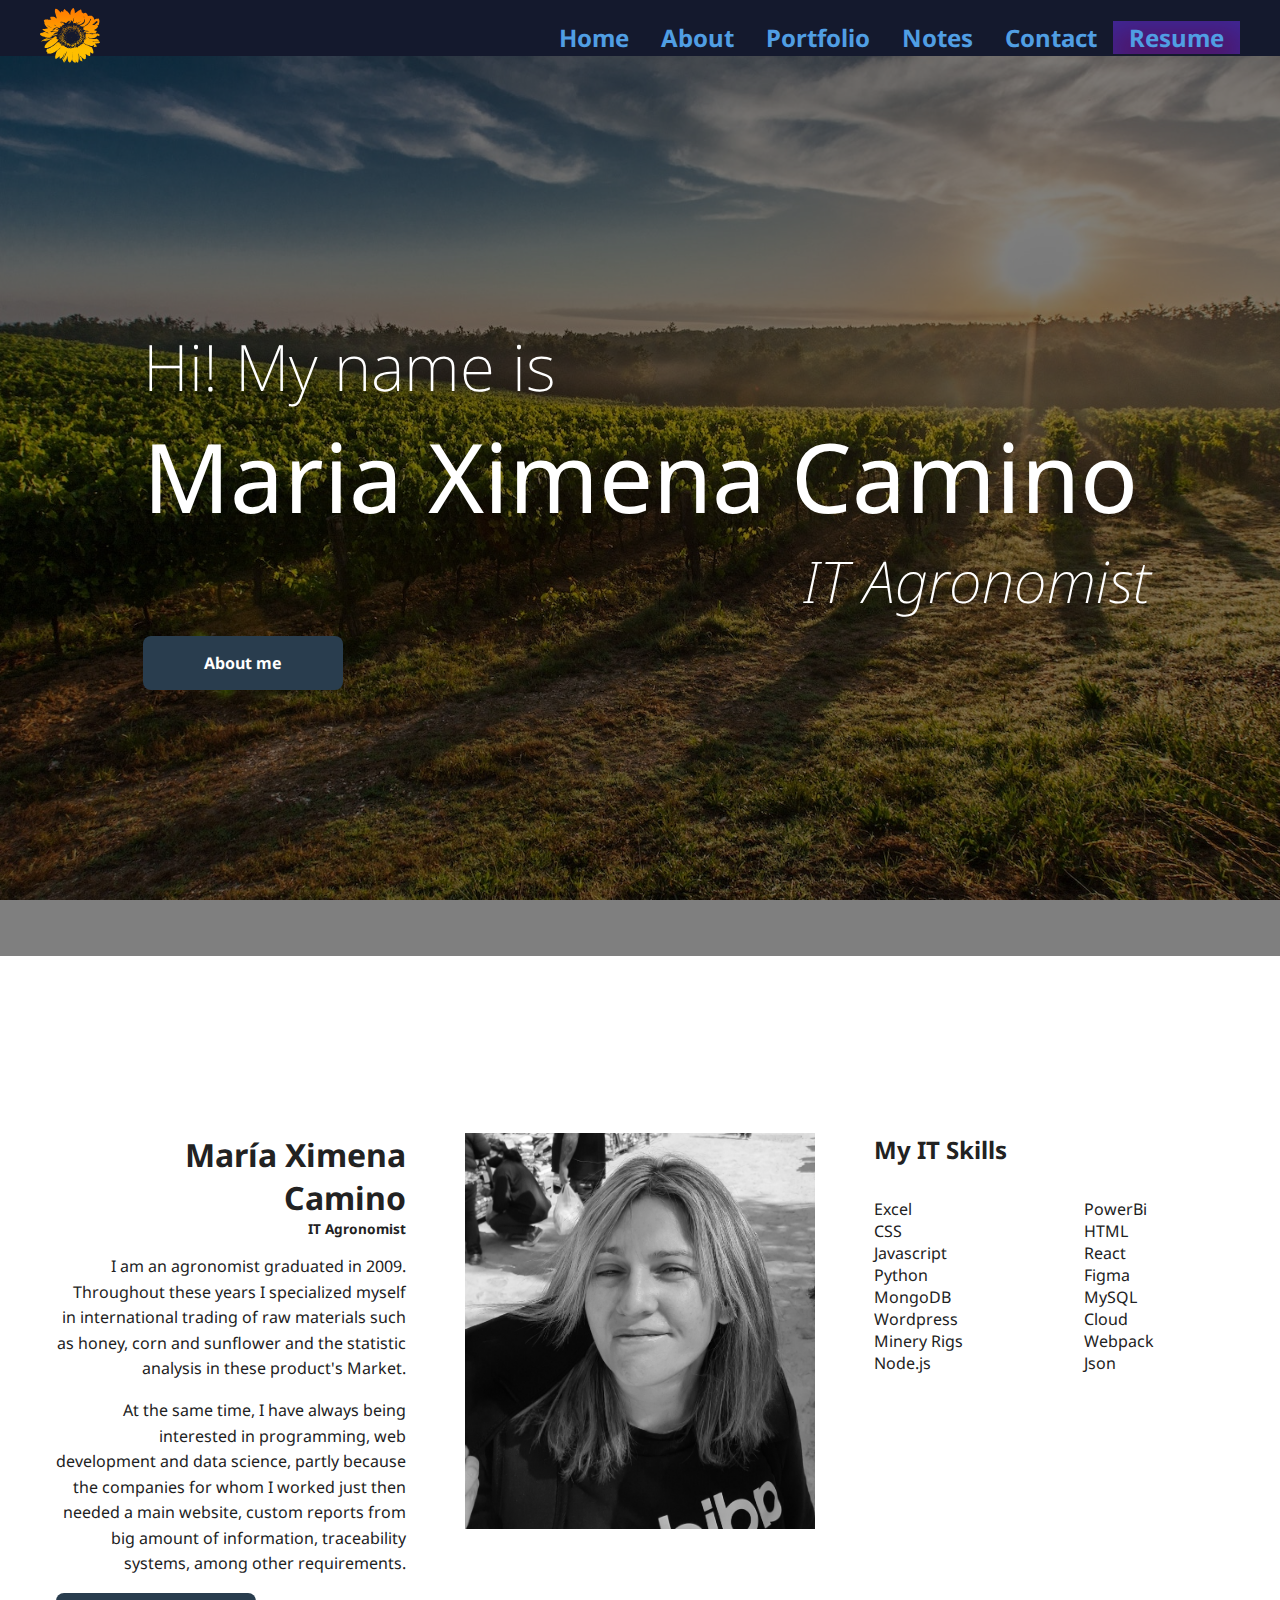
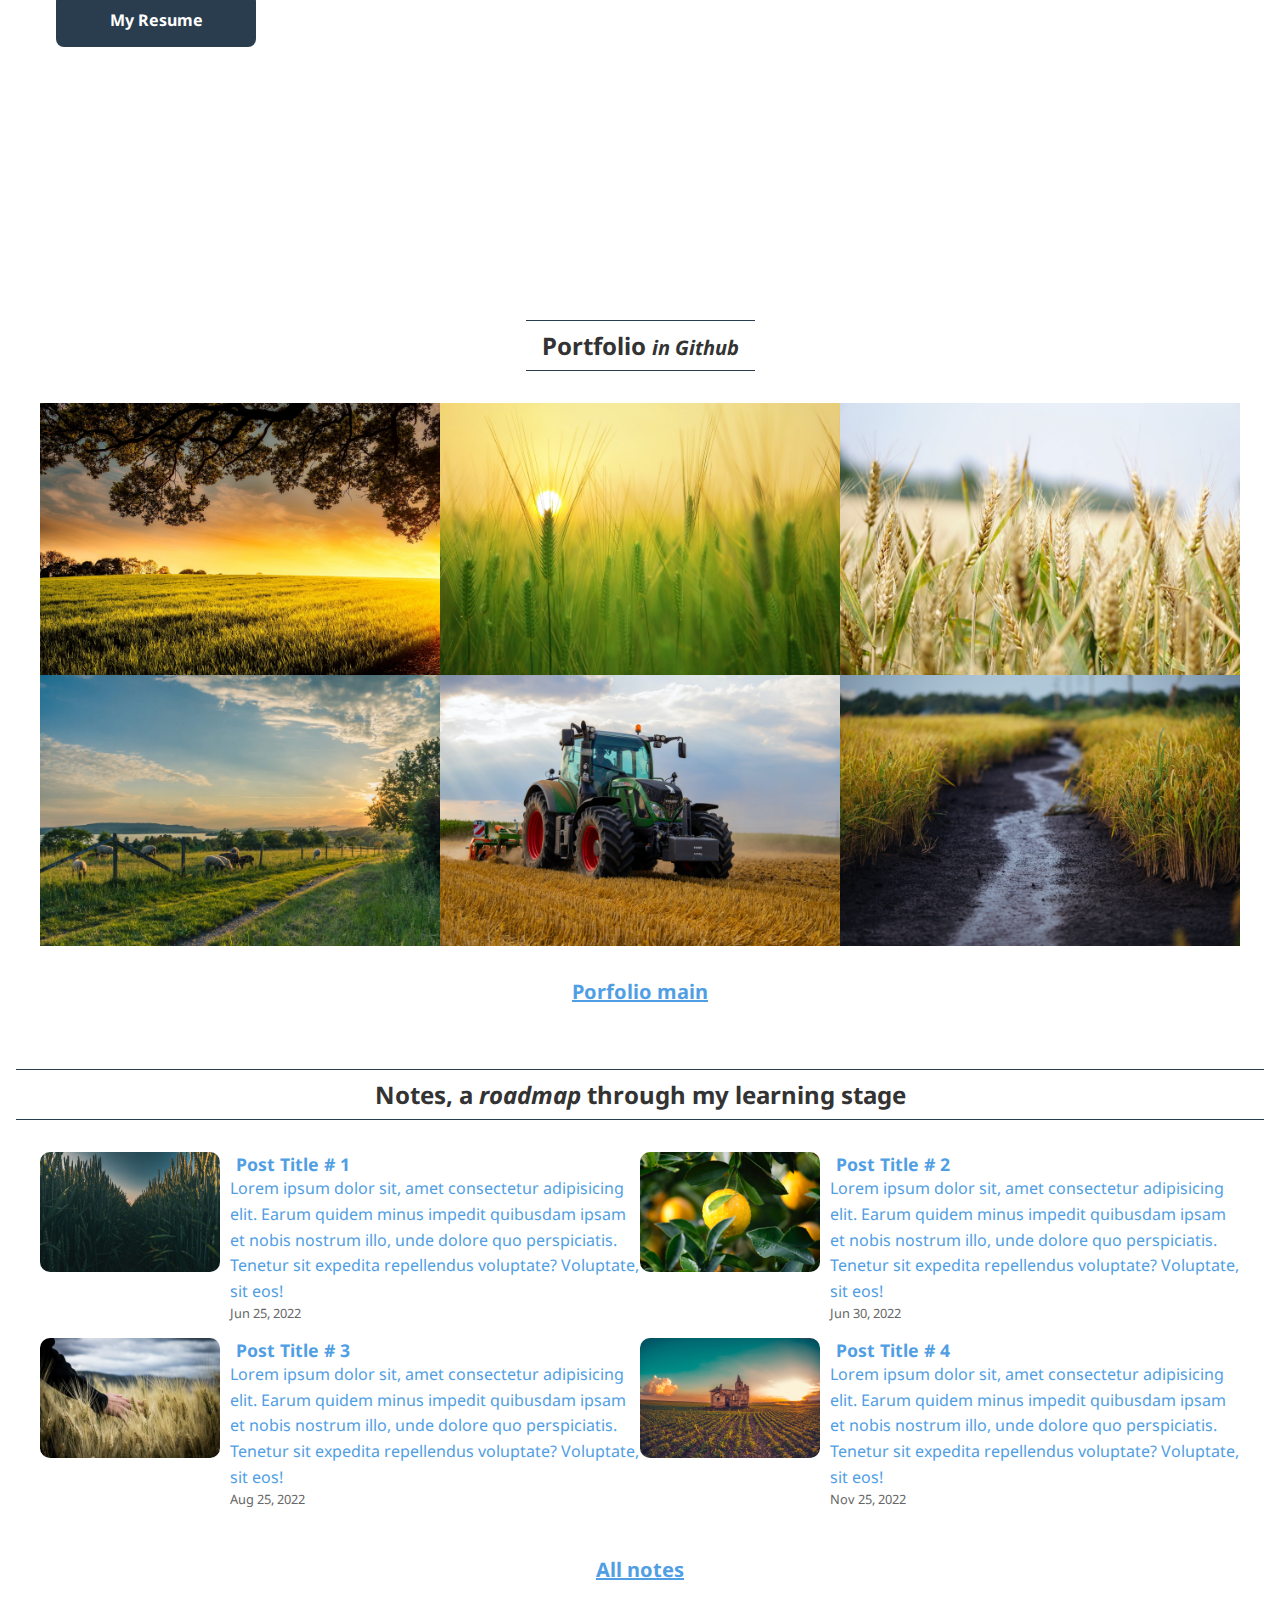
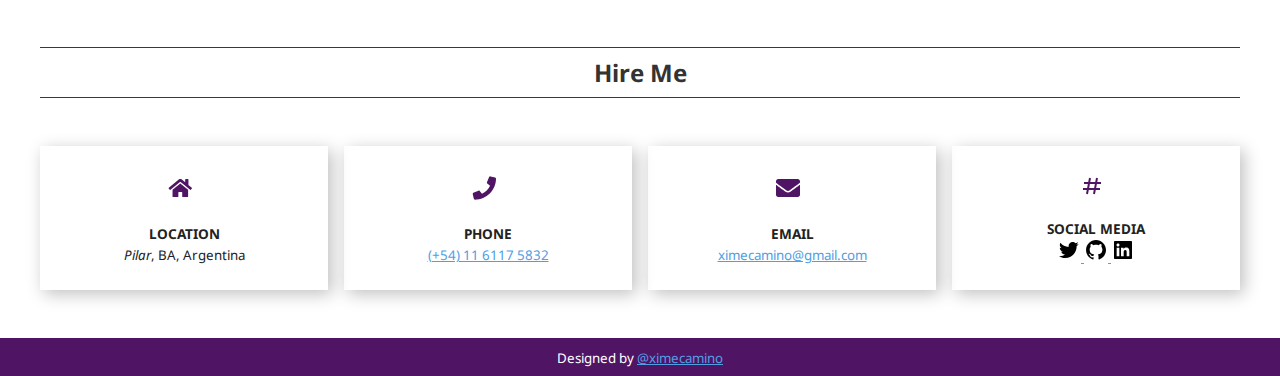
<file: index.html>
<!DOCTYPE html>
<html lang="en">
<head>
    <meta charset="UTF-8">
    <meta http-equiv="X-UA-Compatible" content="IE=edge">
    <meta name="viewport" content="width=device-width, initial-scale=1.0">
    <meta name="description" content="My name is Ximena Camino, this is my resume's website where you can find pieces of my work, blog articles and portfolio">
    <meta name="keywords" content="resume, agronomist, programming, blog, IT, javascript, python, data science">
    <link rel="shortcut icon" href="assets/mxc-logo.ico" type="image/x-icon">
    <link rel="preconnect" href="https://fonts.googleapis.com">
    <link rel="preconnect" href="https://fonts.gstatic.com" crossorigin>
    <link href="https://fonts.googleapis.com/css2?family=Noto+Sans:ital,wght@0,200;0,400;0,900;1,200&display=swap" rel="stylesheet">
    <link rel="stylesheet" href="assets/css/styles.css">
    <title>Maria Ximena Camino - Home</title>
    <link rel="canonical" href="https://bioxim.github.io/resume_model/index.html">
    <link rel="favicon" href="https://bioxim.github.io/resume_model/index.html/assets/mxc-logo.ico">
    <link rel="apple-touch-icon"
    href="https://bioxim.github.io/resume_model/index.html/assets/mxc-logo.ico">
    <meta name="theme-color" content="#d9006">
    <meta name="twitter:card" content="summary">
    <meta property="og:type" content="website">
    <meta property="og:title" name="twitter:title" content="Porfolio resume - Xime Camino">
    <meta property="og:description" name="twitter:description"
    content="Welcome to my portfolio resume, my name is Ximena Camino, an IT agronomist">
    <meta property="og:image" name="twitter:image"
    content="https://bioxim.github.io/resume_model/index.html/assets/img/hero-image-home.jpg">
    <meta property="og:url" name="twitter:url"
    content="https://bioxim.github.io/resume_model/index.html">
</head>
<body>
    <header class="header">
        <section class="container">
            <div class="logo">
                <a href="index.html"><img src="assets/img/mxc-logo.svg" alt="logo"></a>
            </div>
            <button class="menu-btn">
                <!-- Hamburguesa -->
                <svg width="24" height="24" version="1.1" id="Capa_1" xmlns="http://www.w3.org/2000/svg" xmlns:xlink="http://www.w3.org/1999/xlink" x="0px" y="0px"
                    viewBox="0 0 1000 1000" style="enable-background:new 0 0 1000 1000;" xml:space="preserve">
                    <g>
                        <path d="M10,210.3L10,210.3c0-38.7,31.5-70.1,70-70h840c38.7,0,70,31.3,70,70l0,0c0,38.7-31.3,70-70,70H80
                            C41.3,280.3,10,249,10,210.3L10,210.3z"/>
                        <path d="M286.6,500L286.6,500c0-38.7,31.4-70,70.1-70H920c38.7,0,70,31.3,70,70l0,0c0,38.7-31.3,70-70,70H356.6
                            C317.9,570,286.6,538.7,286.6,500L286.6,500z"/>
                        <path d="M496.6,789.7L496.6,789.7c0-38.5,31.3-70,70-70H920c38.7,0,70,31.3,70,70l0,0c0,38.7-31.3,70-70,70H566.6
                            C527.9,859.7,496.6,828.4,496.6,789.7L496.6,789.7z"/>
                    </g>
                </svg>
                <!-- Cerrar -->
                <svg class="none" width="24" height="24" class="none" version="1.1" xmlns="http://www.w3.org/2000/svg" xmlns:xlink="http://www.w3.org/1999/xlink" x="0px" y="0px" viewBox="0 0 1000 1000" enable-background="new 0 0 1000 1000" xml:space="preserve">
                    <metadata> Svg Vector Icons : http://www.onlinewebfonts.com/icon </metadata>
                    <g>
                        <path d="M133.3,993.1c-30.8,0-61.6-12.3-86.3-37c-49.3-49.3-49.3-129.4,0-178.7L774.3,50.1c49.3-49.3,129.4-49.3,178.7,0c49.3,49.3,49.3,129.4,0,178.7L219.6,956.1C194.9,980.8,164.1,993.1,133.3,993.1z"/>
                        <path d="M860.6,986.9c-30.8,0-61.6-12.3-86.3-37L47,222.6C-2.3,173.3-2.3,93.2,47,43.9c49.3-49.3,129.4-49.3,178.7,0L953,771.2c49.3,49.3,49.3,129.4,0,178.7C928.4,974.6,897.5,986.9,860.6,986.9z"/>
                    </g>
                </svg>
            </button>
            <nav class="menu">
                <a href="#inicio">Home</a>
                <a href="#acerca">About</a>
                <a href="portfolio-main.html">Portfolio</a>
                <a href="notes-main.html">Notes</a>
                <a href="#contacto">Contact</a>
                <a class="resume" href="assets/resume.pdf" target="_blank">Resume</a>
            </nav>
        </section>
    </header>
    <!-- HOME - INICIO -->
    <section id="inicio" class="home">
        <article class="hero-image" style="--hero-attachment: fixed;">
            <aside class="hero-image-opacity" style="--hero-opacity-color: var(--black-alpha-color);">
                <div class="hero-image-content">
                    <div class="hero-image-title" style="--hero-text-color: var(--white-color);">
                        <div class="tagline text-left">Hi! My name is</div> 
                        Maria Ximena Camino
                        <div class="subtitle text-right">IT Agronomist</div>
                    </div>
                    <a href="#acerca" class="btn">About me</a>
                </div>
            </aside>
        </article>
    </section>
    <!-- ABOUT ME -->
    <section id="acerca" class="about section container full-lg-screen">
        <article class="text-lg-right">
            <aside class="text-center text-lg-right">
                <h1>María Ximena Camino</h1>
                <h5>IT Agronomist</h5>
            </aside>
            <p>I am an agronomist graduated in 2009.  Throughout these years I specialized myself in international trading of raw materials such as honey, corn and sunflower and the statistic analysis in these product's Market.</p>
            <p>At the same time, I have always being interested in programming, web development and data science, partly because the companies for whom I worked just then needed a main website, custom reports from big amount of information, traceability systems, among other requirements.</p>
            <div class="text-center text-lg-left">
                <a class="btn" href="assets/resume.pdf" target="_blank" rel="noopener">
                    My Resume
                </a>
            </div>
        </article>
        <article>
            <img class="gray-scale" src="assets/img/mxc-my-photo.jpg" alt="maria ximena camino">
        </article>
        <article>
            <h2 class="text-center text-lg-left">My IT Skills</h2>
            <section class="tags">
                <div class="tag">Excel</div>
                <div class="tag">PowerBi</div>
                <div class="tag">CSS</div>
                <div class="tag">HTML</div>
                <div class="tag">Javascript</div>
                <div class="tag">React</div>
                <div class="tag">Python</div>
                <div class="tag">Figma</div>
                <div class="tag">MongoDB</div>
                <div class="tag">MySQL</div>
                <div class="tag">Wordpress</div>
                <div class="tag">Cloud</div>
                <div class="tag">Minery Rigs</div>
                <div class="tag">Webpack</div>
                <div class="tag">Node.js</div>
                <div class="tag">Json</div>                
            </section>
          </article>
    </section>
    <!-- Portfolio -->
    <section id="portafolio" class="portfolio section">
        <div class="container">
            <h2 class="section-title">Portfolio <small><i>in Github</i></small></h2>
            <a href="#link-github-1" target="_blank" class="portfolio-card">
                <img src="assets/img/portfolio-1.jpg" alt="Trabajo 1">
                <aside class="portfolio-card-info">
                  <div>
                    <h4>Portfolio title #1</h4>
                    <p>
                      Lorem ipsum dolor sit amet consectetur adipisicing elit.
                    </p>
                  </div>
                </aside>
              </a>
              <a href="#link-github-2" target="_blank" class="portfolio-card">
                <img src="assets/img/portfolio-2.jpg" alt="Trabajo 2">
                <aside class="portfolio-card-info">
                  <div>
                    <h4>Portfolio title #2</h4>
                    <p>
                      Lorem ipsum dolor sit amet consectetur adipisicing elit.
                    </p>
                  </div>
                </aside>
              </a>
              <a href="#link-github-3" target="_blank" class="portfolio-card">
                <img src="assets/img/portfolio-3.jpg" alt="Trabajo 3">
                <aside class="portfolio-card-info">
                  <div>
                    <h4>Portfolio title #3</h4>
                    <p>
                      Lorem ipsum dolor sit amet consectetur adipisicing elit.
                    </p>
                  </div>
                </aside>
              </a>
              <a href="#link-github-4" target="_blank" class="portfolio-card">
                <img src="assets/img/portfolio-4.jpg" alt="Trabajo 4">
                <aside class="portfolio-card-info">
                  <div>
                    <h4>Portfolio title #4</h4>
                    <p>
                      Lorem ipsum dolor sit amet consectetur adipisicing elit.
                    </p>
                  </div>
                </aside>
              </a>
              <a href="#link-github-5" target="_blank" class="portfolio-card">
                <img src="assets/img/portfolio-5.jpg" alt="Trabajo 5">
                <aside class="portfolio-card-info">
                  <div>
                    <h4>Portfolio title #5</h4>
                    <p>
                      Lorem ipsum dolor sit amet consectetur adipisicing elit.
                    </p>
                  </div>
                </aside>
              </a>
              <a href="#link-github-6" target="_blank" class="portfolio-card">
                <img src="assets/img/portfolio-6.jpg" alt="Trabajo 6">
                <aside class="portfolio-card-info">
                  <div>
                    <h4>Portfolio title #6</h4>
                    <p>
                      Lorem ipsum dolor sit amet consectetur adipisicing elit.
                    </p>
                  </div>
                </aside>
              </a>
        </div>
    </section>
    <section class="text-center">
      <div class="container">
          <a href="portfolio-main.html" target="_blank" rel="noopener noreferrer"><h3>Porfolio main</h3></a>
      </div>
  </section>
    <!-- Notes -->
    <section id="notas" class="notes section">
        <h2 class="section-title">Notes, a <i>roadmap</i> through my learning stage</h2>
        <div class="container">
            <a href="#" target="_blank" rel="noopener noreferrer" class="notes-card notes-hover">
                <div class="note-card">
                    <img src="assets/img/notes-1.jpg" alt="Note 1">
                    <aside class="notes-card-info">
                        <h4>Post Title # 1</h4>
                        <p>Lorem ipsum dolor sit, amet consectetur adipisicing elit. Earum quidem minus impedit quibusdam ipsam et nobis nostrum illo, unde dolore quo perspiciatis. Tenetur sit expedita repellendus voluptate? Voluptate, sit eos!</p>
                        <h5>Jun 25, 2022</h5>
                    </aside>
                </div>
            </a>
            <a href="#" target="_blank" rel="noopener noreferrer" class="notes-card notes-hover">
                <div class="note-card">
                    <img src="assets/img/notes-2.jpg" alt="Note 2">
                    <aside class="notes-card-info">
                        <h4>Post Title # 2</h4>
                        <p>Lorem ipsum dolor sit, amet consectetur adipisicing elit. Earum quidem minus impedit quibusdam ipsam et nobis nostrum illo, unde dolore quo perspiciatis. Tenetur sit expedita repellendus voluptate? Voluptate, sit eos!</p>
                        <h5>Jun 30, 2022</h5>
                    </aside>
                </div>
            </a>
            <a href="#" target="_blank" rel="noopener noreferrer" class="notes-card notes-hover">
                <div class="note-card">
                    <img src="assets/img/notes-3.jpg" alt="Note 3">
                    <aside class="notes-card-info">
                        <h4>Post Title # 3</h4>
                        <p>Lorem ipsum dolor sit, amet consectetur adipisicing elit. Earum quidem minus impedit quibusdam ipsam et nobis nostrum illo, unde dolore quo perspiciatis. Tenetur sit expedita repellendus voluptate? Voluptate, sit eos!</p>
                        <h5>Aug 25, 2022</h5>
                    </aside>
                </div>
            </a>
            <a href="#" target="_blank" rel="noopener noreferrer" class="notes-card notes-hover">
                <div class="note-card">
                    <img src="assets/img/notes-4.jpg" alt="Note 4">
                    <aside class="notes-card-info">
                        <h4>Post Title # 4</h4>
                        <p>Lorem ipsum dolor sit, amet consectetur adipisicing elit. Earum quidem minus impedit quibusdam ipsam et nobis nostrum illo, unde dolore quo perspiciatis. Tenetur sit expedita repellendus voluptate? Voluptate, sit eos!</p>
                        <h5>Nov 25, 2022</h5>
                    </aside>
                </div>
            </a>
        </div>
    </section>
    <section class="text-center">
        <div class="container">
            <a href="#" target="_blank" rel="noopener noreferrer"><h3>All notes</h3></a>
        </div>
    </section>
    <!-- Contact -->
    <section id="contacto" class="contact section">
        <div class="container">
            <section>
                <h2 class="section-title">Hire Me</h2>
                <article class="contact-cards">
                    <aside class="contact-card box-shadow-1">
                        <svg width="37" height="28" viewBox="0 0 37 28" fill="none" xmlns="http://www.w3.org/2000/svg">
                          <path
                            d="M18.5 7.3125L7 16.8125V27C7 27.5625 7.4375 28 8 28H15C15.5 28 15.9375 27.5625 15.9375 27V21C15.9375 20.5 16.4375 20 16.9375 20H20.9375C21.5 20 21.9375 20.5 21.9375 21V27C21.9375 27.5625 22.4375 28 22.9375 28H30C30.5 28 31 27.5625 31 27V16.75L19.4375 7.3125C19.3125 7.1875 19.125 7.125 19 7.125C18.8125 7.125 18.625 7.1875 18.5 7.3125ZM36.6875 13.75L31.5 9.4375V0.8125C31.5 0.375 31.125 0.0625 30.75 0.0625H27.25C26.8125 0.0625 26.5 0.375 26.5 0.8125V5.3125L20.875 0.6875C20.375 0.3125 19.6875 0.0625 19 0.0625C18.25 0.0625 17.5625 0.3125 17.0625 0.6875L1.25 13.75C1.0625 13.875 0.9375 14.125 0.9375 14.3125C0.9375 14.5 1.0625 14.6875 1.125 14.8125L2.75 16.75C2.875 16.9375 3.0625 17 3.3125 17C3.5 17 3.6875 16.9375 3.8125 16.8125L18.5 4.75C18.625 4.625 18.8125 4.5625 19 4.5625C19.125 4.5625 19.3125 4.625 19.4375 4.75L34.125 16.8125C34.25 16.9375 34.4375 17 34.625 17C34.875 17 35.0625 16.9375 35.1875 16.75L36.8125 14.8125C36.9375 14.6875 37 14.5 37 14.3125C37 14.125 36.875 13.875 36.6875 13.75Z"
                            fill="#501464" />
                        </svg>
                        <h5>LOCATION</h5>
                        <small><i>Pilar</i>, BA, Argentina</small>
                    </aside>
                    <aside class="contact-card box-shadow-1">
                        <svg width="33" height="32" viewBox="0 0 33 32" fill="none" xmlns="http://www.w3.org/2000/svg">
                        <path
                            d="M31.8125 1.5625L25.3125 0.0625C24.625 -0.125 23.875 0.25 23.5625 0.9375L20.5625 7.9375C20.3125 8.5625 20.5 9.25 21 9.6875L24.8125 12.8125C22.5625 17.5625 18.625 21.5625 13.75 23.875L10.625 20.0625C10.1875 19.5625 9.5 19.375 8.875 19.625L1.875 22.625C1.1875 22.9375 0.875 23.6875 1 24.375L2.5 30.875C2.6875 31.5625 3.25 32 4 32C20 32 33 19.0625 33 3C33 2.3125 32.5 1.75 31.8125 1.5625Z"
                            fill="#501464" />
                        </svg>
                        <h5>PHONE</h5>
                        <small><a href="whatsapp:541161175832">(+54) 11 6117 5832</a></small>
                    </aside>
                    <aside class="contact-card box-shadow-1">
                        <svg width="32" height="24" viewBox="0 0 32 24" fill="none" xmlns="http://www.w3.org/2000/svg">
                        <path
                            d="M31.375 7.9375C29.9375 9.0625 28.125 10.4375 21.75 15.0625C20.5 16 18.1875 18.0625 16 18.0625C13.75 18.0625 11.5 16 10.1875 15.0625C3.8125 10.4375 2 9.0625 0.5625 7.9375C0.3125 7.75 0 7.9375 0 8.25V21C0 22.6875 1.3125 24 3 24H29C30.625 24 32 22.6875 32 21V8.25C32 7.9375 31.625 7.75 31.375 7.9375ZM16 16C17.4375 16.0625 19.5 14.1875 20.5625 13.4375C28.875 7.4375 29.5 6.875 31.375 5.375C31.75 5.125 32 4.6875 32 4.1875V3C32 1.375 30.625 0 29 0H3C1.3125 0 0 1.375 0 3V4.1875C0 4.6875 0.1875 5.125 0.5625 5.375C2.4375 6.875 3.0625 7.4375 11.375 13.4375C12.4375 14.1875 14.5 16.0625 16 16Z"
                            fill="#501464" />
                        </svg>
                        <h5>EMAIL</h5>
                        <small><a href="mailto:ximecamino@gmail.com">ximecamino@gmail.com</a></small>
                    </aside>
                    <aside class="contact-card box-shadow-1">
                        <svg xmlns="http://www.w3.org/2000/svg" width="24" height="24" viewBox="0 0 24 24">
                          <path
                            d="M16.018,3.815L15.232,8h-4.966l0.716-3.815L9.018,3.815L8.232,8H4v2h3.857l-0.751,4H3v2h3.731l-0.714,3.805l1.965,0.369 L8.766,16h4.966l-0.714,3.805l1.965,0.369L15.766,16H20v-2h-3.859l0.751-4H21V8h-3.733l0.716-3.815L16.018,3.815z M14.106,14H9.141 l0.751-4h4.966L14.106,14z" 
                            fill="#501464"/>
                        </svg>
                        <h5>SOCIAL MEDIA</h5>
                        <small class="social-media">
                          <a href="https://twitter.com/ximecamino" target="_blank" rel="noopener">
                            <svg xmlns="http://www.w3.org/2000/svg" width="24" height="24" viewBox="0 0 24 24">
                              <path
                                d="M19.633,7.997c0.013,0.175,0.013,0.349,0.013,0.523c0,5.325-4.053,11.461-11.46,11.461c-2.282,0-4.402-0.661-6.186-1.809	c0.324,0.037,0.636,0.05,0.973,0.05c1.883,0,3.616-0.636,5.001-1.721c-1.771-0.037-3.255-1.197-3.767-2.793	c0.249,0.037,0.499,0.062,0.761,0.062c0.361,0,0.724-0.05,1.061-0.137c-1.847-0.374-3.23-1.995-3.23-3.953v-0.05	c0.537,0.299,1.16,0.486,1.82,0.511C3.534,9.419,2.823,8.184,2.823,6.787c0-0.748,0.199-1.434,0.548-2.032	c1.983,2.443,4.964,4.04,8.306,4.215c-0.062-0.3-0.1-0.611-0.1-0.923c0-2.22,1.796-4.028,4.028-4.028	c1.16,0,2.207,0.486,2.943,1.272c0.91-0.175,1.782-0.512,2.556-0.973c-0.299,0.935-0.936,1.721-1.771,2.22	c0.811-0.088,1.597-0.312,2.319-0.624C21.104,6.712,20.419,7.423,19.633,7.997z" />
                            </svg>
                          </a>
                          <a href="https://github.com/bioxim" target="_blank" rel="noopener">
                            <svg xmlns="http://www.w3.org/2000/svg" width="24" height="24" viewBox="0 0 24 24">
                              <path fill-rule="evenodd" clip-rule="evenodd"
                                d="M12.026,2c-5.509,0-9.974,4.465-9.974,9.974c0,4.406,2.857,8.145,6.821,9.465	c0.499,0.09,0.679-0.217,0.679-0.481c0-0.237-0.008-0.865-0.011-1.696c-2.775,0.602-3.361-1.338-3.361-1.338	c-0.452-1.152-1.107-1.459-1.107-1.459c-0.905-0.619,0.069-0.605,0.069-0.605c1.002,0.07,1.527,1.028,1.527,1.028	c0.89,1.524,2.336,1.084,2.902,0.829c0.091-0.645,0.351-1.085,0.635-1.334c-2.214-0.251-4.542-1.107-4.542-4.93	c0-1.087,0.389-1.979,1.024-2.675c-0.101-0.253-0.446-1.268,0.099-2.64c0,0,0.837-0.269,2.742,1.021	c0.798-0.221,1.649-0.332,2.496-0.336c0.849,0.004,1.701,0.115,2.496,0.336c1.906-1.291,2.742-1.021,2.742-1.021	c0.545,1.372,0.203,2.387,0.099,2.64c0.64,0.696,1.024,1.587,1.024,2.675c0,3.833-2.33,4.675-4.552,4.922	c0.355,0.308,0.675,0.916,0.675,1.846c0,1.334-0.012,2.41-0.012,2.737c0,0.267,0.178,0.577,0.687,0.479	C19.146,20.115,22,16.379,22,11.974C22,6.465,17.535,2,12.026,2z" />
                            </svg>
                          </a>
                          <a href="https://www.linkedin.com/in/maría-ximena-camino/" target="_blank" rel="noopener">
                            <svg xmlns="http://www.w3.org/2000/svg" width="24" height="24" viewBox="0 0 24 24">
                              <path
                                d="M20,3H4C3.447,3,3,3.448,3,4v16c0,0.552,0.447,1,1,1h16c0.553,0,1-0.448,1-1V4C21,3.448,20.553,3,20,3z M8.339,18.337H5.667	v-8.59h2.672V18.337z M7.003,8.574c-0.856,0-1.548-0.694-1.548-1.548s0.691-1.548,1.548-1.548c0.854,0,1.548,0.693,1.548,1.548	S7.857,8.574,7.003,8.574z M18.338,18.337h-2.669V14.16c0-0.996-0.018-2.277-1.388-2.277c-1.39,0-1.601,1.086-1.601,2.207v4.248	h-2.667v-8.59h2.56v1.174h0.037c0.355-0.675,1.227-1.387,2.524-1.387c2.704,0,3.203,1.778,3.203,4.092V18.337z" />
                            </svg>
                          </a>
                        </small>
                      </aside>
                </article>
            </section>
        </div>
    </section>
    <footer class="footer">
        <small>Designed by <a href="https://ximecamino.tech" target="_blank" rel="noopener">@ximecamino</a></small>
    </footer>
    <script src="https://cdnjs.cloudflare.com/ajax/libs/gsap/3.11.0/gsap.min.js"></script>
    <script src="assets/js/script.js"></script>
</body>
</html>
</file>
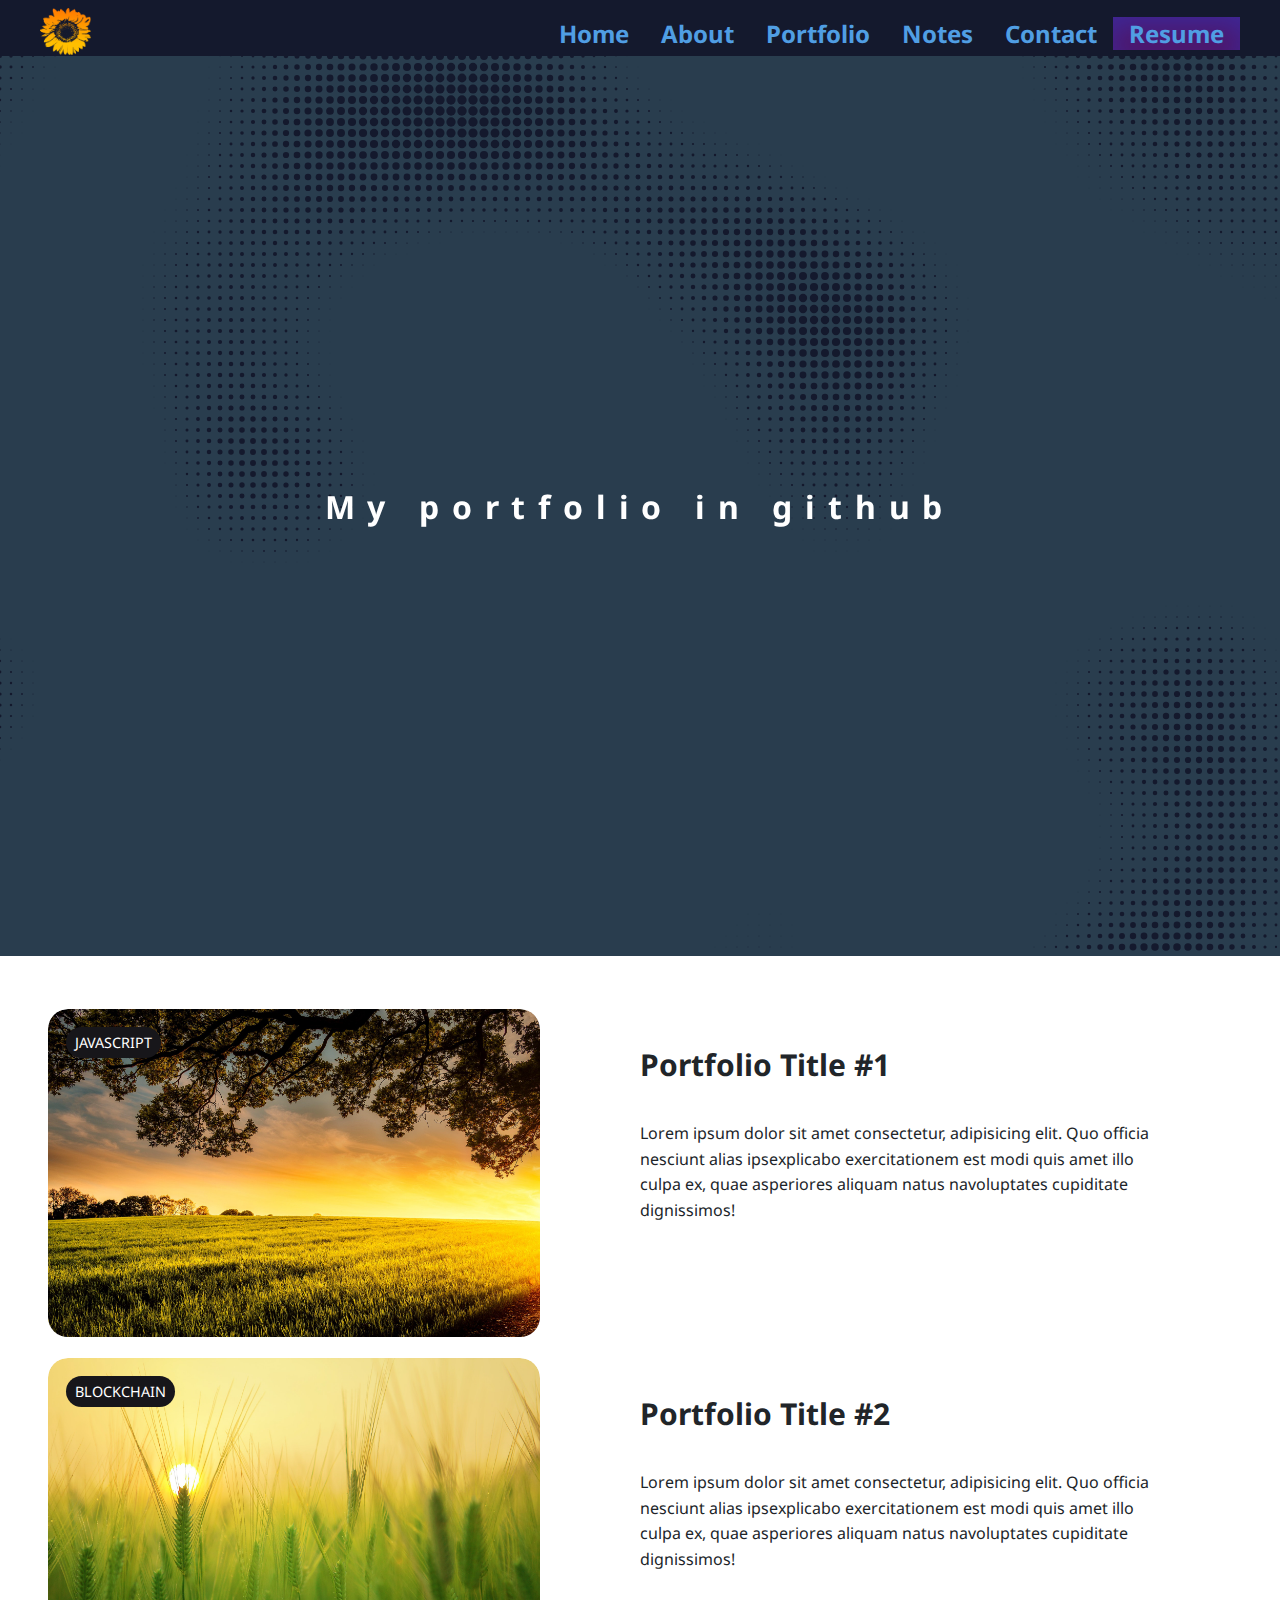
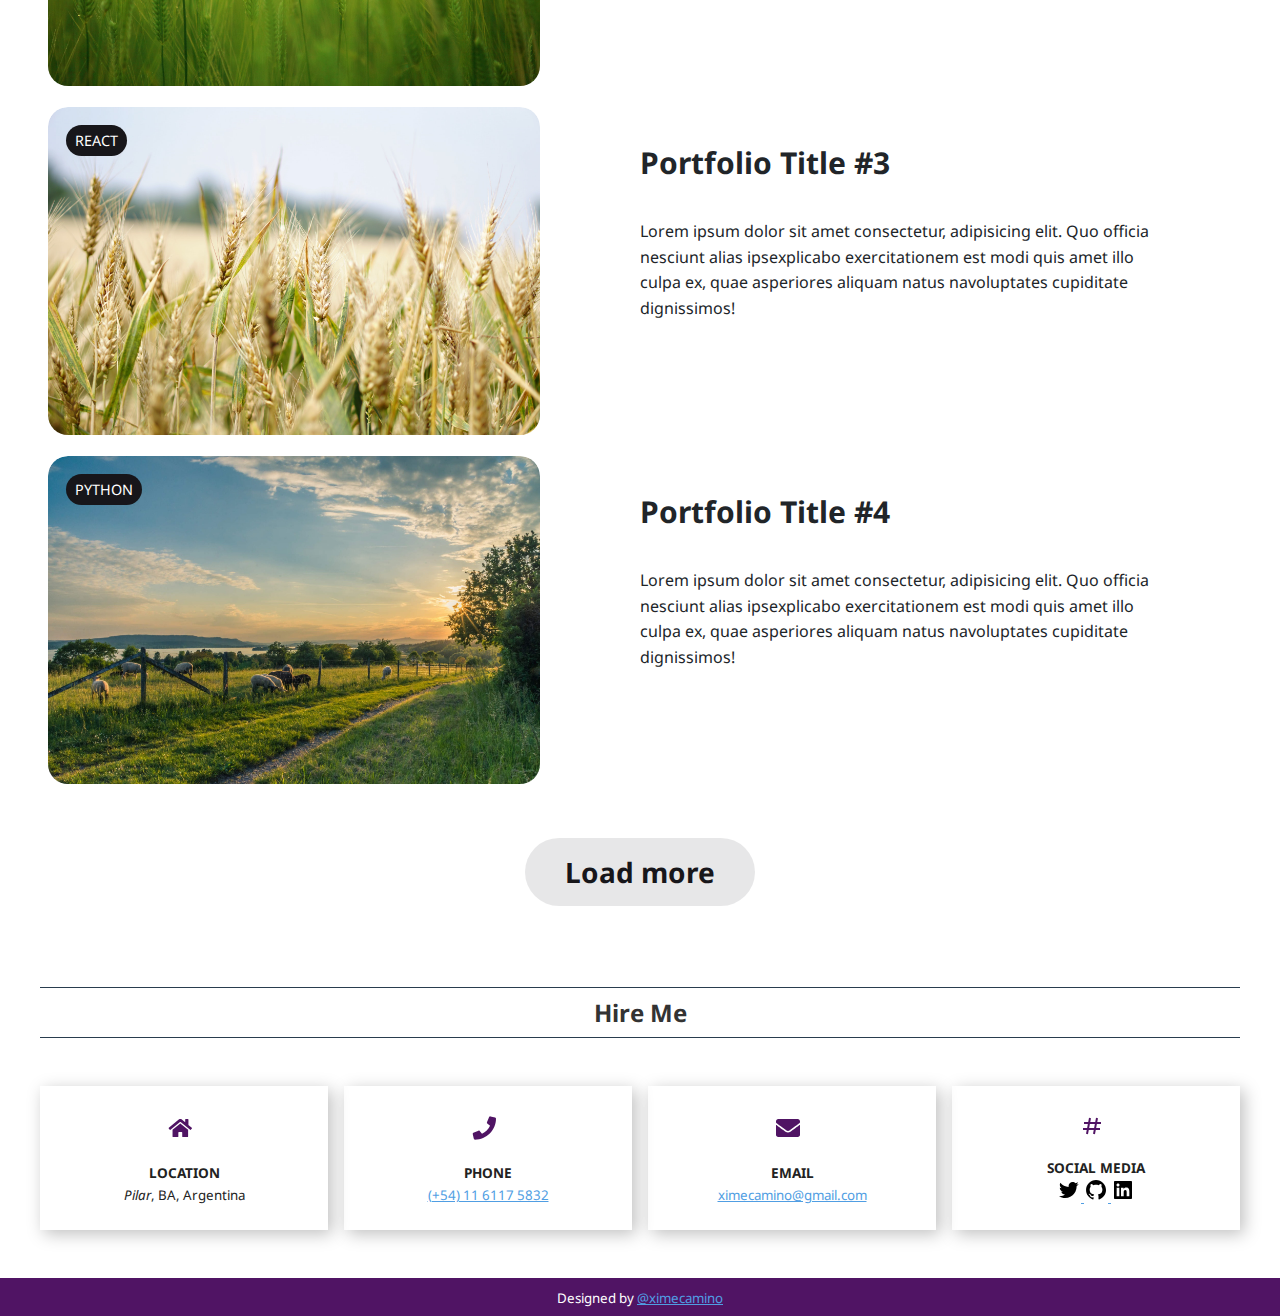
<file: portfolio-main.html>
<!DOCTYPE html>
<html lang="en">
<head>
    <meta charset="UTF-8">
    <meta http-equiv="X-UA-Compatible" content="IE=edge">
    <meta name="viewport" content="width=device-width, initial-scale=1.0">
    <title>Notes, a roadmap through my learning stage</title>
    <link rel="preconnect" href="https://fonts.googleapis.com">
    <link rel="preconnect" href="https://fonts.gstatic.com" crossorigin>
    <link href="https://fonts.googleapis.com/css2?family=Noto+Sans:ital,wght@0,200;0,400;0,900;1,200&display=swap" rel="stylesheet">
    <link rel="stylesheet" href="assets/css/styles.css">
    <link rel="stylesheet" href="assets/css/portfolio.css">
    <link rel="canonical" href="https://bioxim.github.io/resume_model/index.html">
    <link rel="favicon" href="https://bioxim.github.io/resume_model/index.html/assets/mxc-logo.ico">
    <link rel="apple-touch-icon"
    href="https://bioxim.github.io/resume_model/index.html/assets/mxc-logo.ico">
    <meta name="theme-color" content="#d9006">
    <meta name="twitter:card" content="summary">
    <meta property="og:type" content="website">
    <meta property="og:title" name="twitter:title" content="Porfolio resume - Xime Camino">
    <meta property="og:description" name="twitter:description"
    content="Welcome to my portfolio resume, my name is Ximena Camino, an IT agronomist">
    <meta property="og:image" name="twitter:image"
    content="https://bioxim.github.io/resume_model/index.html/assets/img/hero-image-home.jpg">
    <meta property="og:url" name="twitter:url"
    content="https://bioxim.github.io/resume_model/index.html"> 
</head>
<body>
    <header class="header">
        <section class="container">
            <div class="logo">
                <a href="index.html"><img src="assets/mxc-logo.ico" alt="logo"></a>
            </div>
            <button class="menu-btn">
                <!-- Hamburguesa -->
                <svg width="24" height="24" version="1.1" id="Capa_1" xmlns="http://www.w3.org/2000/svg" xmlns:xlink="http://www.w3.org/1999/xlink" x="0px" y="0px"
                    viewBox="0 0 1000 1000" style="enable-background:new 0 0 1000 1000;" xml:space="preserve">
                    <g>
                        <path d="M10,210.3L10,210.3c0-38.7,31.5-70.1,70-70h840c38.7,0,70,31.3,70,70l0,0c0,38.7-31.3,70-70,70H80
                            C41.3,280.3,10,249,10,210.3L10,210.3z"/>
                        <path d="M286.6,500L286.6,500c0-38.7,31.4-70,70.1-70H920c38.7,0,70,31.3,70,70l0,0c0,38.7-31.3,70-70,70H356.6
                            C317.9,570,286.6,538.7,286.6,500L286.6,500z"/>
                        <path d="M496.6,789.7L496.6,789.7c0-38.5,31.3-70,70-70H920c38.7,0,70,31.3,70,70l0,0c0,38.7-31.3,70-70,70H566.6
                            C527.9,859.7,496.6,828.4,496.6,789.7L496.6,789.7z"/>
                    </g>
                </svg>
                <!-- Cerrar -->
                <svg class="none" width="24" height="24" class="none" version="1.1" xmlns="http://www.w3.org/2000/svg" xmlns:xlink="http://www.w3.org/1999/xlink" x="0px" y="0px" viewBox="0 0 1000 1000" enable-background="new 0 0 1000 1000" xml:space="preserve">
                    <metadata> Svg Vector Icons : http://www.onlinewebfonts.com/icon </metadata>
                    <g>
                        <path d="M133.3,993.1c-30.8,0-61.6-12.3-86.3-37c-49.3-49.3-49.3-129.4,0-178.7L774.3,50.1c49.3-49.3,129.4-49.3,178.7,0c49.3,49.3,49.3,129.4,0,178.7L219.6,956.1C194.9,980.8,164.1,993.1,133.3,993.1z"/>
                        <path d="M860.6,986.9c-30.8,0-61.6-12.3-86.3-37L47,222.6C-2.3,173.3-2.3,93.2,47,43.9c49.3-49.3,129.4-49.3,178.7,0L953,771.2c49.3,49.3,49.3,129.4,0,178.7C928.4,974.6,897.5,986.9,860.6,986.9z"/>
                    </g>
                </svg>
            </button>
            <nav class="menu">
                <a href="index.html">Home</a>
                <a href="index.html#acerca">About</a>
                <a href="portfolio-main.html">Portfolio</a>
                <a href="notes-main.html">Notes</a>
                <a href="#contacto">Contact</a>
                <a class="resume" href="assets/resume.pdf" target="_blank">Resume</a>
            </nav>
        </section>
    </header>
    <!-- HERO IMAGE -->
    <section class="container text-center margin-none">
        <h1>My portfolio in github</h1>
        <div class="canvas title-portfolio">
            <canvas id="canvas"></canvas>
        </div>
    </section>
    <!-- CARDS CONTAINER PORTFOLIO -->
    <section class="section portfolio-big">
        
            <a href="#link-github-1" target="_blank" class="portfolio-main container">
                <div class="portfolio-main-container">
                    <span>Javascript</span>
                    <img src="assets/img/portfolio-1.jpg" alt="Trabajo 1">
                </div>
                <div class="card-text">
                  <h2 class="card-text-title">Portfolio title #1</h2>
                  <p>
                    Lorem ipsum dolor sit amet consectetur, adipisicing elit. Quo officia nesciunt alias ipsexplicabo exercitationem est modi quis amet illo culpa ex, quae asperiores aliquam natus navoluptates cupiditate dignissimos!
                 </p>
                </div>
            </a>

            <a href="#link-github-2" target="_blank" class="portfolio-main container">
                <div class="portfolio-main-container">
                    <span>Blockchain</span>
                    <img src="assets/img/portfolio-2.jpg" alt="Trabajo 1">
                </div>
                <div class="card-text">
                  <h2 class="card-text-title">Portfolio title #2</h2>
                  <p>
                    Lorem ipsum dolor sit amet consectetur, adipisicing elit. Quo officia nesciunt alias ipsexplicabo exercitationem est modi quis amet illo culpa ex, quae asperiores aliquam natus navoluptates cupiditate dignissimos!
                  </p>
                </div>
            </a>

            <a href="#link-github-3" target="_blank" class="portfolio-main container">
                <div class="portfolio-main-container">
                    <span>React</span>
                    <img src="assets/img/portfolio-3.jpg" alt="Trabajo 3">
                </div>
                <div class="card-text">
                  <h2 class="card-text-title">Portfolio title #3</h2>
                  <p>
                    Lorem ipsum dolor sit amet consectetur, adipisicing elit. Quo officia nesciunt alias ipsexplicabo exercitationem est modi quis amet illo culpa ex, quae asperiores aliquam natus navoluptates cupiditate dignissimos!
                 </p>
                </div>
            </a>

            <a href="#link-github-4" target="_blank" class="portfolio-main container">
                <div class="portfolio-main-container">
                    <span>Python</span>
                    <img src="assets/img/portfolio-4.jpg" alt="Trabajo 4">
                </div>
                <div class="card-text">
                  <h2 class="card-text-title">Portfolio title #4</h2>
                  <p>
                    Lorem ipsum dolor sit amet consectetur, adipisicing elit. Quo officia nesciunt alias ipsexplicabo exercitationem est modi quis amet illo culpa ex, quae asperiores aliquam natus navoluptates cupiditate dignissimos!
                 </p>
                </div>
            </a>
    </section>
    <!-- LOADER -->
    <section class="section text-center">
        <a href="#" class="load-more">Load more</a>
    </section>
    <section id="contacto" class="contact section">
        <div class="container">
            <section>
                <h2 class="section-title">Hire Me</h2>
                <article class="contact-cards">
                    <aside class="contact-card box-shadow-1">
                        <svg width="37" height="28" viewBox="0 0 37 28" fill="none" xmlns="http://www.w3.org/2000/svg">
                          <path
                            d="M18.5 7.3125L7 16.8125V27C7 27.5625 7.4375 28 8 28H15C15.5 28 15.9375 27.5625 15.9375 27V21C15.9375 20.5 16.4375 20 16.9375 20H20.9375C21.5 20 21.9375 20.5 21.9375 21V27C21.9375 27.5625 22.4375 28 22.9375 28H30C30.5 28 31 27.5625 31 27V16.75L19.4375 7.3125C19.3125 7.1875 19.125 7.125 19 7.125C18.8125 7.125 18.625 7.1875 18.5 7.3125ZM36.6875 13.75L31.5 9.4375V0.8125C31.5 0.375 31.125 0.0625 30.75 0.0625H27.25C26.8125 0.0625 26.5 0.375 26.5 0.8125V5.3125L20.875 0.6875C20.375 0.3125 19.6875 0.0625 19 0.0625C18.25 0.0625 17.5625 0.3125 17.0625 0.6875L1.25 13.75C1.0625 13.875 0.9375 14.125 0.9375 14.3125C0.9375 14.5 1.0625 14.6875 1.125 14.8125L2.75 16.75C2.875 16.9375 3.0625 17 3.3125 17C3.5 17 3.6875 16.9375 3.8125 16.8125L18.5 4.75C18.625 4.625 18.8125 4.5625 19 4.5625C19.125 4.5625 19.3125 4.625 19.4375 4.75L34.125 16.8125C34.25 16.9375 34.4375 17 34.625 17C34.875 17 35.0625 16.9375 35.1875 16.75L36.8125 14.8125C36.9375 14.6875 37 14.5 37 14.3125C37 14.125 36.875 13.875 36.6875 13.75Z"
                            fill="#501464" />
                        </svg>
                        <h5>LOCATION</h5>
                        <small><i>Pilar</i>, BA, Argentina</small>
                    </aside>
                    <aside class="contact-card box-shadow-1">
                        <svg width="33" height="32" viewBox="0 0 33 32" fill="none" xmlns="http://www.w3.org/2000/svg">
                        <path
                            d="M31.8125 1.5625L25.3125 0.0625C24.625 -0.125 23.875 0.25 23.5625 0.9375L20.5625 7.9375C20.3125 8.5625 20.5 9.25 21 9.6875L24.8125 12.8125C22.5625 17.5625 18.625 21.5625 13.75 23.875L10.625 20.0625C10.1875 19.5625 9.5 19.375 8.875 19.625L1.875 22.625C1.1875 22.9375 0.875 23.6875 1 24.375L2.5 30.875C2.6875 31.5625 3.25 32 4 32C20 32 33 19.0625 33 3C33 2.3125 32.5 1.75 31.8125 1.5625Z"
                            fill="#501464" />
                        </svg>
                        <h5>PHONE</h5>
                        <small><a href="whatsapp:541161175832">(+54) 11 6117 5832</a></small>
                    </aside>
                    <aside class="contact-card box-shadow-1">
                        <svg width="32" height="24" viewBox="0 0 32 24" fill="none" xmlns="http://www.w3.org/2000/svg">
                        <path
                            d="M31.375 7.9375C29.9375 9.0625 28.125 10.4375 21.75 15.0625C20.5 16 18.1875 18.0625 16 18.0625C13.75 18.0625 11.5 16 10.1875 15.0625C3.8125 10.4375 2 9.0625 0.5625 7.9375C0.3125 7.75 0 7.9375 0 8.25V21C0 22.6875 1.3125 24 3 24H29C30.625 24 32 22.6875 32 21V8.25C32 7.9375 31.625 7.75 31.375 7.9375ZM16 16C17.4375 16.0625 19.5 14.1875 20.5625 13.4375C28.875 7.4375 29.5 6.875 31.375 5.375C31.75 5.125 32 4.6875 32 4.1875V3C32 1.375 30.625 0 29 0H3C1.3125 0 0 1.375 0 3V4.1875C0 4.6875 0.1875 5.125 0.5625 5.375C2.4375 6.875 3.0625 7.4375 11.375 13.4375C12.4375 14.1875 14.5 16.0625 16 16Z"
                            fill="#501464" />
                        </svg>
                        <h5>EMAIL</h5>
                        <small><a href="mailto:ximecamino@gmail.com">ximecamino@gmail.com</a></small>
                    </aside>
                    <aside class="contact-card box-shadow-1">
                        <svg xmlns="http://www.w3.org/2000/svg" width="24" height="24" viewBox="0 0 24 24">
                          <path
                            d="M16.018,3.815L15.232,8h-4.966l0.716-3.815L9.018,3.815L8.232,8H4v2h3.857l-0.751,4H3v2h3.731l-0.714,3.805l1.965,0.369 L8.766,16h4.966l-0.714,3.805l1.965,0.369L15.766,16H20v-2h-3.859l0.751-4H21V8h-3.733l0.716-3.815L16.018,3.815z M14.106,14H9.141 l0.751-4h4.966L14.106,14z" 
                            fill="#501464"/>
                        </svg>
                        <h5>SOCIAL MEDIA</h5>
                        <small class="social-media">
                          <a href="https://twitter.com/ximecamino" target="_blank" rel="noopener">
                            <svg xmlns="http://www.w3.org/2000/svg" width="24" height="24" viewBox="0 0 24 24">
                              <path
                                d="M19.633,7.997c0.013,0.175,0.013,0.349,0.013,0.523c0,5.325-4.053,11.461-11.46,11.461c-2.282,0-4.402-0.661-6.186-1.809	c0.324,0.037,0.636,0.05,0.973,0.05c1.883,0,3.616-0.636,5.001-1.721c-1.771-0.037-3.255-1.197-3.767-2.793	c0.249,0.037,0.499,0.062,0.761,0.062c0.361,0,0.724-0.05,1.061-0.137c-1.847-0.374-3.23-1.995-3.23-3.953v-0.05	c0.537,0.299,1.16,0.486,1.82,0.511C3.534,9.419,2.823,8.184,2.823,6.787c0-0.748,0.199-1.434,0.548-2.032	c1.983,2.443,4.964,4.04,8.306,4.215c-0.062-0.3-0.1-0.611-0.1-0.923c0-2.22,1.796-4.028,4.028-4.028	c1.16,0,2.207,0.486,2.943,1.272c0.91-0.175,1.782-0.512,2.556-0.973c-0.299,0.935-0.936,1.721-1.771,2.22	c0.811-0.088,1.597-0.312,2.319-0.624C21.104,6.712,20.419,7.423,19.633,7.997z" />
                            </svg>
                          </a>
                          <a href="https://github.com/bioxim" target="_blank" rel="noopener">
                            <svg xmlns="http://www.w3.org/2000/svg" width="24" height="24" viewBox="0 0 24 24">
                              <path fill-rule="evenodd" clip-rule="evenodd"
                                d="M12.026,2c-5.509,0-9.974,4.465-9.974,9.974c0,4.406,2.857,8.145,6.821,9.465	c0.499,0.09,0.679-0.217,0.679-0.481c0-0.237-0.008-0.865-0.011-1.696c-2.775,0.602-3.361-1.338-3.361-1.338	c-0.452-1.152-1.107-1.459-1.107-1.459c-0.905-0.619,0.069-0.605,0.069-0.605c1.002,0.07,1.527,1.028,1.527,1.028	c0.89,1.524,2.336,1.084,2.902,0.829c0.091-0.645,0.351-1.085,0.635-1.334c-2.214-0.251-4.542-1.107-4.542-4.93	c0-1.087,0.389-1.979,1.024-2.675c-0.101-0.253-0.446-1.268,0.099-2.64c0,0,0.837-0.269,2.742,1.021	c0.798-0.221,1.649-0.332,2.496-0.336c0.849,0.004,1.701,0.115,2.496,0.336c1.906-1.291,2.742-1.021,2.742-1.021	c0.545,1.372,0.203,2.387,0.099,2.64c0.64,0.696,1.024,1.587,1.024,2.675c0,3.833-2.33,4.675-4.552,4.922	c0.355,0.308,0.675,0.916,0.675,1.846c0,1.334-0.012,2.41-0.012,2.737c0,0.267,0.178,0.577,0.687,0.479	C19.146,20.115,22,16.379,22,11.974C22,6.465,17.535,2,12.026,2z" />
                            </svg>
                          </a>
                          <a href="https://www.linkedin.com/in/maría-ximena-camino/" target="_blank" rel="noopener">
                            <svg xmlns="http://www.w3.org/2000/svg" width="24" height="24" viewBox="0 0 24 24">
                              <path
                                d="M20,3H4C3.447,3,3,3.448,3,4v16c0,0.552,0.447,1,1,1h16c0.553,0,1-0.448,1-1V4C21,3.448,20.553,3,20,3z M8.339,18.337H5.667	v-8.59h2.672V18.337z M7.003,8.574c-0.856,0-1.548-0.694-1.548-1.548s0.691-1.548,1.548-1.548c0.854,0,1.548,0.693,1.548,1.548	S7.857,8.574,7.003,8.574z M18.338,18.337h-2.669V14.16c0-0.996-0.018-2.277-1.388-2.277c-1.39,0-1.601,1.086-1.601,2.207v4.248	h-2.667v-8.59h2.56v1.174h0.037c0.355-0.675,1.227-1.387,2.524-1.387c2.704,0,3.203,1.778,3.203,4.092V18.337z" />
                            </svg>
                          </a>
                        </small>
                      </aside>
                </article>
            </section>
        </div>
    </section>
    <!-- FOOTER -->
    <footer class="footer">
        <small>Designed by <a href="https://ximecamino.tech" target="_blank" rel="noopener">@ximecamino</a></small>
    </footer>
    <script src="assets/js/frontend.js"></script>
</body>
</html>
</file>
<file: assets/css/styles.css>
/* ************** CUSTOM PROPERTIES *************** */
:root {
    --first-color: #293d4e;
    --first-alpha-color: rgba(41, 61, 78, 0.205);
    --second-color: #14192d;
    --second-alpha-color: rgba(20, 25, 45, 0.75);
    --third-color: #501464;
    --third-alpha-color: rgba(80, 20, 100, 0.75);
    --white-color: #fff;
    --gray-light-color: #f3f3f3;
    --gray-color: #ccc;
    --gray-dark-color: #666;
    --black-color: #000;
    --link-color: #509ee3;
    --title-color: #333;
    --text-color: #222;
    --white-alpha-color: rgba(255, 255, 255, 0.5);
    --black-alpha-color: rgba(0, 0, 0, 0.5);
    --font: "Noto Sans", sans-serif;
    --max-width: 1200px;
    --header-height: 4rem;
}
/* ******************** RESET ********************* */
html {
    box-sizing: border-box;
    font-family: var(--font);
    font-size: 16px;
    scroll-behavior: smooth;
  }
  
  *,
  *::after,
  *::before {
    box-sizing: inherit;
  }

  body {
    margin: 0;
    overflow-x: hidden;
    color: var(--text-color);
  }
  
  a {
    color: var(--link-color);
    transition: all 0.5s ease-out;
  }
  
  a:hover {
    opacity: 0.75;
  }
  
  h1 {
    margin: 0;
    font-size: 2rem;
  }
  
  h2 {
    margin: 0;
    font-size: 1.5rem;
  }
  
  h3 {
    margin: 0;
    font-size: 1.25rem;
  }
  
  h4 {
    margin: 0;
    font-size: 1rem;
  }
  
  h5 {
    margin: 0;
    font-size: 0.85rem;
  }
  
  h6 {
    margin: 0;
    font-size: 0.7rem;
  }
  
  img {
    max-width: 100%;
    height: auto;
  }
  
  p {
    line-height: 1.6;
  }
/* ***************** COMPONENTS ******************* */
/* Hero Image */
.hero-image {
    background-image: url('../img/hero-image-home.jpg');
    background-repeat: no-repeat;
    background-size: cover;
    background-position: center;
    background-attachment: var(--hero-attachment);
  }
  
  .hero-image-opacity {
    width: 100%;
    min-height: 100vh;
    display: flex;
    justify-content: center;
    align-items: center;
    text-align: center;
    background-color: var(--hero-opacity-color);
  }
  
  .hero-image-title {
    font-size: 7.5vw;
    color: var(--hero-text-color);
  }

/* Menu */
.menu-btn {
    border: 0;
    cursor: pointer;
    background-color: var(--second-color);
  }
  
  .menu-btn svg {
    fill: var(--white-color);
  }

  .menu {
    position: fixed;
    left: 0;
    bottom: var(--header-height);
    width: 100%;
    display: flex;
    flex-direction: column;
    background-color: var(--second-color);
    opacity: 0;
    pointer-events: none;
    transition: opacity 0.5s ease;
  }

  .menu.is-active {
    opacity: 1;
    pointer-events: auto;
  }
  
  .menu a {
    padding: 1rem;
    font-size: 1.5rem;
    font-weight: bold;
    text-align: center;
    text-decoration: none;
    color: var(--link-color);
  }
  
  .menu a:hover {
    color: var(--white-color);
    background-color: var(--first-color);
  }

  .resume {  
    background-color: var(--third-color);
    box-shadow: inset 0px 11px 28px 0px rgba(46, 56, 194, 0.545);
    }

  @media screen and (min-width: 1024px) {
    .menu-btn {
      display: none;
    }
  
    .menu {
      position: static;
      width: auto;
      flex-direction: row;
      opacity: 1;
      pointer-events: auto;
    }
  
    .menu a {
      padding: 0 1rem;
    }
  
    /* .menu a:last-child {
      padding-right: 0;
    } */
  
    .menu a:hover {
      background-color: transparent;
    }
  }

/* NUBE DE SKILLS */
.scaled {
    width: 1.5rem;
}
.tags {
    display: grid;
    grid-template-columns: repeat(2, 70%);
    justify-content: space-between;
    align-content: center;
    align-items: center;
}

.tag {
    display: grid;
    grid-template-columns: repeat(2,50%);
}

@media screen and (min-width: 768px) {
    .tags {
        grid-template-columns: repeat(4, 40%);
    }
}

@media screen and (min-width: 1024px) {
    .tags {
        padding-top: 2rem;
        grid-template-columns: repeat(2, 60%);
    }
}

/* ****************** UTILITIES ******************* */
.box-shadow-1 {
  box-shadow: 0.25rem 0.25rem 1rem rgba(0, 0, 0, 0.25);
}

.btn {
    border-radius: 0.5rem;
    padding: 1rem;
    display: inline-block;
    width: 200px;
    font-weight: bold;
    text-align: center;
    text-decoration: none;
    color: var(--white-color);
    background-color: var(--first-color);
  }

  .container {
    margin-left: auto;
    margin-right: auto;
    max-width: var(--max-width);
  }

  .gray-scale {
    filter: grayscale(1);
  }

  .none {
    display: none;
  }

  .section {
    padding: 2rem 1rem;
  }

  .section-title {
    border-top: thin solid var(--first-color);
    border-bottom: thin solid var(--first-color);
    margin: 2rem auto;
    padding: 0.5rem 1rem;
    /* width: 250px; */
    text-align: center;
    color: var(--title-color);
  }

  .text-center {
    text-align: center;
  }
  
  .text-left {
    text-align: left;
  }
  
  .text-right {
    text-align: right;
  }

  @media screen and (min-width: 1024px) {
    .full-lg-screen {
      width: 100%;
      min-height: 100vh;
    }
  
    .text-lg-center {
      text-align: center;
    }
  
    .text-lg-left {
      text-align: left;
    }
  
    .text-lg-right {
      text-align: right;
    }
  }

/* ***************** SITE STYLES ****************** */
.about > article {
    margin-bottom: 2rem;
  }

  .contact-card {
    margin: 1rem auto;
    padding: 1rem;
    width: 100%;
    height: 144px;
    display: flex;
    flex-direction: column;
    justify-content: space-around;
    align-items: center;
  }
  
  .contact-card > svg {
    width: 2rem;
    height: 2rem;
    fill: var(--first-color);
    padding-right: 0.5rem;
  }
  
  .contact-card > small {
    margin-top: -1rem;
  }

  .footer {
    margin-bottom: var(--header-height);
    padding: 0.5rem;
    text-align: center;
    color: var(--white-color);
    background-color: var(--third-color);
  }

.header {
    position: fixed;
    left: 0;
    bottom: 0;
    z-index: 999;
    padding: 1rem;
    width: 100%;
    height: var(--header-height);
    background-color: var(--second-color);
  }
  
  .header > .container {
    display: flex;
    justify-content: space-between;
    align-items: center;
  }
  
  .logo img {
      width: 20%;
      height: auto;
  }

      /* Home */
  .hero-image-content {
      display: flex;
      flex-direction: column;
  }

  /* Notes */
  .notes-card {
    text-decoration: none;
  }

  .notes-card > div {
    cursor: pointer;
    display: grid;
    grid-template-columns: repeat(2, 30% 70%);
    justify-content: space-between;
  }

  .note-card {
    padding-bottom: 1rem;
  }

  .note-card img {
    width: 100%;
    height: auto;
    border-radius: 10px;
  }

  .notes-card-info h4 {
    font-size: 1.1rem;
    padding-left: 1rem;
  }
  
  .notes-card-info h5 {
    font-size: 0.8rem;
    font-weight: 400;
    padding-left: 0.6rem;
    color: #666;
  }


  .notes-card-info p {
    display: none;
  }

  /* Portfolio */

  .portfolio-card {
    position: relative;
    width: 100%;
    margin: 0 auto;
    display: block;
  }
  
  .portfolio-card img {
    width: 100%;
    height: 100%;
    object-fit: cover;
  }

  .portfolio-card:hover {
    transform:scale(1.05);
  }
  
  .portfolio-card-info {
    position: absolute;
    top: 0;
    left: 0;
    width: 100%;
    height: 100%;
    padding: 1rem;
    background-color: var(--first-alpha-color);
    color: var(--white-color);
    opacity: 0;
    pointer-events: none;
    transition: all 0.5s ease-in-out;
  }
  
  .portfolio-card:hover .portfolio-card-info {
    opacity: 1;
    box-shadow: inset 0px 11px 28px 0px rgba(46, 56, 194, 0.545);
    pointer-events: auto;
  }
  
  .portfolio-card-info > div {
    padding: 1rem;
    width: 100%;
    height: 100%;
    text-shadow: 0px 11px 28px 0px rgba(6, 6, 6, 0.634);
  }
  
  .tagline {
    font-size: 5vw;
    width: 100%;
    font-weight: 200;
  }

  .subtitle {
    font-size: 4.5vw;
    width: 100%;
    font-weight: 200;
    font-style: italic;
    padding-bottom: 1rem;
  }

  @media screen and (min-width: 768px) {
    .contact-cards {
      display: grid;
      grid-template-columns: repeat(2, 48%);
      justify-content: space-between;
    }

    .notes-card-info p {
      display: inline-block;
      padding-left: 0.6rem;
      margin: 0;
    }

    @keyframes shake {
      10%,
      90% {
        transform: translate(-1px, 0);
      }
    
      20%,
      80% {
        transform: translate(2px, 0);
      }
    
      30%,
      50%,
      70% {
        transform: translate(-4px, 0);
      }
    
      40%,
      60% {
        transform: translate(4px, 0);
      }
    }

    .notes-hover:hover {
      animation: shake 1s cubic-bezier(0.36, 0.07, 0.19, 0.97) both;
      transform: translate(0, 0);
    }

    .portfolio > .container {
      display: grid;
      grid-template-columns: repeat(2, 50%);
    }
  
    .portfolio .section-title {
      grid-column: span 2;
    }
  
    .portfolio-info {
      margin-left: 1rem;
      align-self: center;
    }

    .portfolio-card-info > div > h4 {
      font-size: 1.25rem;
    }

  }

  @media screen and (min-width: 1024px) {
    .about {
        display: grid;
        grid-template-columns: repeat(3, 30%);
        justify-content: space-between;
        align-content: center;
      }
    
      .contact-cards {
        grid-template-columns: repeat(4, 24%);
      }

      .footer {
        margin-bottom: 0;
      }

    .header {
      position: sticky;
      top: 0;
      padding: 0.5rem;
      height: calc(var(--header-height) - 0.5rem);
    }

    .notes > .container {
      display: grid;
      grid-template-columns: repeat(2, 50%);
    }

    .portfolio > .container {
      grid-template-columns: repeat(3, 1fr);
    }
  
    .portfolio .section-title {
      grid-column: span 3;
    }
  }
</file>
<file: assets/css/portfolio.css>
/* ******************************COMPONENT HERO IMAGE CANVAS ******************************* */
.canvas {
    padding:0;
    margin:0;
}

#canvas{
    background:#293d4e;
  }

  .margin-none{
    margin: 0;
  }

  .container > h1 {
      position: absolute;
      display: flex;
      width: 100%;
      height: 100%;
      justify-content: center;
      align-items: center;
      padding: 1rem;
      color: #fff;
      text-align: center;
      letter-spacing: 1vw;
      text-shadow: 0px 11px 28px 0px rgba(6, 6, 6, 0.634);
  }

  /* ******************************COMPONENT PORTFOLIO ******************************* */

  .card-link {
    margin-top: 2.5rem;
    margin-bottom: 2.25rem;
  }

  .card-text {
    padding-top: 1rem;
    padding-bottom: 1.25rem;
    line-height: 1.4;
    color: #212529;
  }

  .card-text-title {
      margin-top: 1.188rem;
      margin-bottom: 2.188rem;
      font-weight: 700;
      text-transform: capitalize;
      font-size: 1.875rem;      
  }

  .load-more {
    color:#17161A;
    text-decoration: none;
    background-color: rgba(177, 177, 180, 0.3);
    border-radius: 50rem;
    padding: 0.938rem 2.5rem;
    font-weight: bold;
    transition: all 150ms linear;
    margin-bottom: 2rem;
  }

  .load-more:hover, .load-more:active {
    color: #293d4e;
    background-color: #F5F5F7;
    opacity: 1;
    box-shadow: 0px 11px 28px 0px rgba(6, 6, 6, 0.634);;
  }

  .portfolio-main-container {
    overflow: hidden;
    border-radius: 1.25rem;
  }

  .portfolio-main-container span {
      position: absolute;
      color: white;
      z-index: 1;
      font-size: 0.9rem;
      text-transform: uppercase;
      margin-top: 1.1rem;
      margin-left: 1.1rem;
      background-color: #17161A;
      padding-top: 0.375rem;
      padding-bottom: 0.375rem;
      padding-left: 0.563rem;
      padding-right: 0.563rem;
      border-radius: 1.25rem;
  }

  .portfolio-main:hover {
    opacity: 1;
  }

  a.portfolio-main {
    text-decoration: none;
  }

  .portfolio-main img {
    border-radius: 1.25rem;
    width: 100vw;
    height: auto;
    transition: all 0.5s ease-in-out;
  }

  .portfolio-main img:hover {
    transform: scale(1.05);
  }

  .portfolio-main div:nth-child(2) {
    padding-right: 3.75rem;
}

  @media screen and (min-width: 1024px) {

    .load-more {
        font-size: 1.75rem;
    }
    
    .portfolio-big > .container {
        display: grid;
        grid-template-columns: repeat(2, 50%);
        margin-top: 1rem;
        margin-left: 2rem;
        margin-right: 2rem;
      }
    
      .portfolio-main-container {
          margin-right: 6.25rem;
      }

  }
</file>
